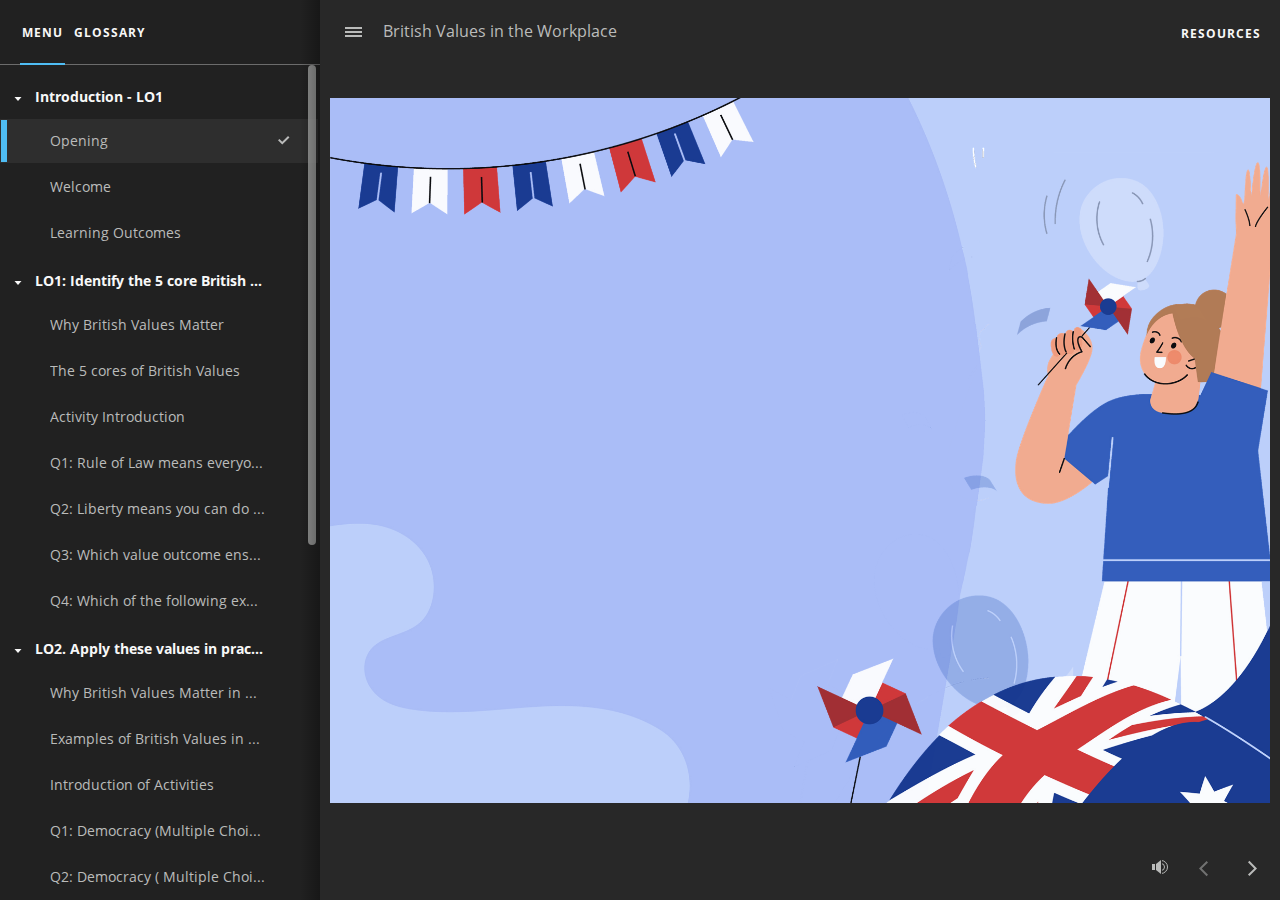
<file: story.html>
﻿<!doctype html>
<html lang="en-US">
<head>
  <meta charset="utf-8">
  <!-- Created using Storyline 360 x64 - http://www.articulate.com  -->
  <!-- version: 3.103.35301.0 -->
  <title>British Values in the Workplace </title>
  <meta http-equiv="x-ua-compatible" content="IE=edge"/>
  <meta name="viewport" content="width=device-width,initial-scale=1,user-scalable=no,shrink-to-fit=no,minimal-ui"/>
  <meta name="apple-mobile-web-app-capable" content="yes"/>
  <style>
    html, body { height: 100%; padding: 0; margin: 0 }
    #app { height: 100%; width: 100%; }
  </style>

  <script>
    window.DS = {};
    window.globals = {
      DATA_PATH_BASE: '',
      HAS_FRAME: true,
      HAS_SLIDE: true,

      lmsPresent: false,
      tinCanPresent: false,
      cmi5Present: false,
      aoSupport: false,
      scale: 'Scaled',
      captureRc: false,
      browserSize: 'optimal',
      bgColor: '#282828',
      features: 'DropInBase,MultipleQuizTracking,PlayerSizeOption',
      themeName: 'unified',
      preloaderColor: '#FFFFFF',
      suppressAnalytics: false,
      productChannel: 'stable',
      publishSource: 'storyline',
      aid: 'aid|d7a9a4a9-1a61-53ba-8946-52ab9a6505cd',
      cid: 'f984264a-e774-4435-8efe-597be7df8222',
      playerVersion: '3.103.35301.0',
      publishTimestamp: '2025-09-13T13:17:50.5899802Z',
      maxIosVideoElements: 10,
      connectionSettings: { message: 'You%20are%20offline.%20Trying%20to%20reconnect...', useDarkTheme: false, mode: 'disabled' },
      hasFeature: function(feature) {
        return this.features.split(',').includes(feature);
      },
      
      parseParams: function(qs) {
        if (window.globals.parsedParams != null) {
          return window.globals.parsedParams;
        }
        qs = (qs || window.location.search.substr(1)).split('+').join(' ');
        var params = {},
            tokens,
            re = /[?&]?([^=]+)=([^&]*)/g;

        while (tokens = re.exec(qs)) {
          params[decodeURIComponent(tokens[1]).trim()] =
            decodeURIComponent(tokens[2]).trim();
        }
        window.globals.parsedParams = params;
        return params;
      }

    };

    if (window.flagsUnderTest != null) {
      window.globals.features = window.flagsUnderTest.reduce((accum, feature) => {
        if (!accum.includes(feature)) {
          accum.push(feature);
        }
        return accum;
      }, window.globals.features.split(',')).join();
    }
  </script>
  <script>
    var isIe11 = ('ActiveXObject' in window || window.MSBlobBuilder != null)
      && window.msCrypto != null && !window.ActiveXObject;
    if (isIe11) {
      window.globals.unsupportedBrowser = true;
      document.write(atob('[base64]'));
    }
  </script>

  <script>
    if (window.globals.hasFeature('Localization')) {
      
      
    }
  </script>

  
  
  <script>window.THREE = { };</script>
  
</head>
<body style="background: #282828" class="cs-HTML theme-unified">
  <!-- 360 -->
  <script>!function(){var e,i=/iPhone/i,o=/iPod/i,n=/iPad/i,t=/\biOS-universal(?:.+)Mac\b/i,r=/\bAndroid(?:.+)Mobile\b/i,a=/Android/i,d=/(?:SD4930UR|\bSilk(?:.+)Mobile\b)/i,p=/Silk/i,l=/Windows Phone/i,u=/\bWindows(?:.+)ARM\b/i,b=/BlackBerry/i,s=/BB10/i,c=/Opera Mini/i,f=/\b(CriOS|Chrome)(?:.+)Mobile/i,h=/Mobile(?:.+)Firefox\b/i,v=function(e){return void 0!==e&&"MacIntel"===e.platform&&"number"==typeof e.maxTouchPoints&&e.maxTouchPoints>1&&"undefined"==typeof MSStream};e=function(e){var m={userAgent:"",platform:"",maxTouchPoints:0};e||"undefined"==typeof navigator?"string"==typeof e?m.userAgent=e:e&&e.userAgent&&(m={userAgent:e.userAgent,platform:e.platform,maxTouchPoints:e.maxTouchPoints||0}):m={userAgent:navigator.userAgent,platform:navigator.platform,maxTouchPoints:navigator.maxTouchPoints||0};var g=m.userAgent,y=g.split("[FBAN");void 0!==y[1]&&(g=y[0]),void 0!==(y=g.split("Twitter"))[1]&&(g=y[0]);var A=function(e){return function(i){return i.test(e)}}(g),w={apple:{phone:A(i)&&!A(l),ipod:A(o),tablet:!A(i)&&(A(n)||v(m))&&!A(l),universal:A(t),device:(A(i)||A(o)||A(n)||A(t)||v(m))&&!A(l)},amazon:{phone:A(d),tablet:!A(d)&&A(p),device:A(d)||A(p)},android:{phone:!A(l)&&A(d)||!A(l)&&A(r),tablet:!A(l)&&!A(d)&&!A(r)&&(A(p)||A(a)),device:!A(l)&&(A(d)||A(p)||A(r)||A(a))||A(/\bokhttp\b/i)},windows:{phone:A(l),tablet:A(u),device:A(l)||A(u)},other:{blackberry:A(b),blackberry10:A(s),opera:A(c),firefox:A(h),chrome:A(f),device:A(b)||A(s)||A(c)||A(h)||A(f)},any:!1,phone:!1,tablet:!1};return w.any=w.apple.device||w.android.device||w.windows.device||w.other.device,w.phone=w.apple.phone||w.android.phone||w.windows.phone,w.tablet=w.apple.tablet||w.android.tablet||w.windows.tablet,w}(),"object"==typeof exports&&"undefined"!=typeof module?module.exports=e:"function"==typeof define&&define.amd?define((function(){return e})):this.isMobile=e}();
    window.isMobile.apple.tablet = window.isMobile.apple.tablet ||
      (navigator.platform === 'MacIntel' && navigator.maxTouchPoints > 1);
    window.isMobile.apple.device = window.isMobile.apple.device || window.isMobile.apple.tablet;
    window.isMobile.tablet = window.isMobile.tablet || window.isMobile.apple.tablet;
    window.isMobile.any = window.isMobile.any || window.isMobile.apple.tablet;
  </script>

  <div id="focus-sink" tabindex="-1"></div>

  <div id="preso"></div>
  <script>
    (function() {

      var classTypes = [ 'desktop', 'mobile', 'phone', 'tablet' ];

      var addDeviceClasses = function(prefix, testObj) {
        var curr, i;
        for (i = 0; i < classTypes.length; i++) {
          curr = classTypes[i];
          if (testObj[curr]) {
            document.body.classList.add(prefix + curr);
          }
        }
      };

      var params = window.globals.parseParams(),
          isDevicePreview = params.devicepreview === '1',
          isPhoneOverride = params.deviceType === 'phone' || (isDevicePreview && params.phone == '1'),
          isTabletOverride = (params.deviceType === 'tablet' || isDevicePreview) && !isPhoneOverride,
          isMobileOverride = isPhoneOverride || isTabletOverride;

      var deviceView = {
        desktop: !window.isMobile.any && !isMobileOverride,
        mobile: window.isMobile.any || isMobileOverride,
        phone: isPhoneOverride || (window.isMobile.phone && !isTabletOverride),
        tablet: isTabletOverride || window.isMobile.tablet
      };

      window.globals.deviceView = deviceView;
      window.isMobile.desktop = !window.isMobile.any;
      window.isMobile.mobile = window.isMobile.any;

      addDeviceClasses('view-', deviceView);

    })();
  </script>
  
  <script src='story_content/triggers.js' type=text/javascript></script>
<script src='story_content/user.js' type=text/javascript></script>
  <div class="slide-loader"></div>

  <script>
    var doc = document, loader = doc.body.querySelector('.slide-loader'); [ 1, 2, 3 ].forEach(function(n) { var d = doc.createElement('div'); d.style.backgroundColor = window.globals.preloaderColor; d.classList.add('mobile-loader-dot'); d.classList.add('dot' + n); loader.appendChild(d); });
  </script>

  <div class="mobile-load-title-overlay" style="display: none">
    <div class="mobile-load-title">British Values in the Workplace </div>
  </div>

  <div class="mobile-chrome-warning"></div>

  
<style>
  .warn-connection-dialog {
    display: none;
    background: transparent;
    pointer-events: all;
    position: fixed;
    left: 0;
    top: 0;
    width: 100%;
    height: 100%;
    z-index: 999;
  }

  .warn-connection-content {
    pointer-events: all;
    border-radius: 4px;
    background: white;
    border: 1px solid #E7E7E7;
    color: #333333;
    box-shadow: 0 2px 4px rgba(0, 0, 0, 0.25);
    transition: all 150ms ease-out;
    position: absolute;
    white-space: nowrap;
  }

  .view-phone.is-landscape .warn-connection-content {
    left: 23px;
    bottom: 23px;
  }

  .view-tablet.is-landscape .warn-connection-content {
    left: 50%;
    top: 20px;
    transform: translateX(-50%);
  }

  .view-mobile.is-portrait .warn-connection-content {
    transform: translate(-50%, calc(-100% - 15px));
  }

  .warn-connection-content p {
    display: inline-block;
    margin: 0 8px 0 0;
    line-height: 33px;
    font-size: 11px;
  }

  .warn-connection-content svg {
    position: relative;
    vertical-align: middle;
    margin: 0 2px 2px 8px;
  }

  .view-desktop .warn-connection-content {
    left: 1.5em;
    bottom: 1.5em;
  }

  .view-desktop .warn-connection-content p {
    font-size: 1.1em;
  }

  .is-offline .warn-connection-dialog {
    display: block;
  }

  .is-offline .cs-panel * {
    pointer-events: none !important;
  }

  .is-offline .cs-panel {
    pointer-events: all !important;
  }

  .is-offline #nav-controls * {
    pointer-events: none !important;
  }

  .is-offline #nav-controls {
    pointer-events: all !important;
  }
</style>

<div class="warn-connection-dialog" role="alertdialog" aria-modal="true" tabindex="0" aria-labelledby="warn-connection-message">
  <div class="warn-connection-content">
    <svg width="17" height="15" viewBox="0 0 17 15" xmlns="http://www.w3.org/2000/svg">
      <path fill="#8F0000" stroke="white" d="M16.07,12.98 L15.88,12.23 L9.51,1.21 C8.97,0.26,7.6,0.26,7.06,1.21 L0.69,12.23 C0.15,13.16,0.81,14.36,1.91,14.36 H14.65 C15.47,14.36,16.05,13.7,16.07,12.98 Z"/>
      <path fill="white" stroke="white" d="M8.58,5.5 C8.35,5.28,8.5,5.35,8.21,5.32 C8.09,5.35,7.97,5.49,7.96,5.67 C7.97,5.79,7.98,5.92,7.98,6.04 L7.98,6.04 C7.99,6.17,8,6.31,8.01,6.43 L8.01,6.44 C8.03,6.92,8.06,7.41,8.09,7.9 L8.09,7.9 C8.12,8.39,8.14,8.88,8.17,9.37 C8.17,9.39,8.18,9.42,8.2,9.44 C8.23,9.46,8.25,9.47,8.28,9.47 C8.31,9.47,8.34,9.46,8.35,9.44 C8.37,9.43,8.38,9.4,8.39,9.35 L8.39,9.34 C8.39,9.24,8.4,9.15,8.4,9.05 L8.4,9.05 C8.41,8.96,8.41,8.86,8.42,8.75 C8.43,8.44,8.45,8.12,8.47,7.81 L8.47,7.81 C8.49,7.49,8.51,7.18,8.53,6.87 C8.55,6.46,8.56,6.05,8.59,5.64 L8.6,5.62 C8.6,5.57,8.59,5.53,8.58,5.5 L8.21,5.32 Z"/>
      <circle fill="white" stroke="white" cx="8.3" cy="11.35" r="0.3"/>
    </svg>
    <p id="warn-connection-message">You are offline. Trying to reconnect...</p>
  </div>
</div>

<script>
  (function() {
    window.DS.connection = {
      warningShown: false,
      assets: {},
      loadingAssetGroup: false,
      retryDelay: 500
    };

    var connectionSettings = window.globals.connectionSettings || {};

    var useConnectionMessages = window.AbortController != null &&
      window.location.protocol != 'file:' &&
      connectionSettings.mode === 'normal';

    window.DS.connection.useConnectionMessages = useConnectionMessages;

    var assetCount = 0;
    var checkLoadedId;


    if (useConnectionMessages && connectionSettings != null) {
      var contentEl = document.querySelector('.warn-connection-content');
      var messageEl = contentEl.querySelector('p');

      if (connectionSettings.useDarkTheme) {
        contentEl.style.borderColor = '#BABBBA';
        contentEl.style.backgroundColor = '#282828';
        contentEl.style.color = '#FFFFFF';
      }

      if (connectionSettings.message != null) {
        messageEl.textContent = window.decodeURIComponent(connectionSettings.message);
      }
    }

    function checkAssetsReady() {
      for (var i in DS.connection.assets) {
        if (!DS.connection.assets[i].success) {
          return false;
        }
      }
      return true;
    }

    function stopAssetGroup() {
      if (!useConnectionMessages) { return; }

      assetCount = 0;

      DS.connection.oldAssetGroup = DS.connection.assets;
      DS.connection.assets = {};
      DS.connection.loadingAssetGroup = false;
      clearInterval(checkLoadedId);
    }

    function startAssetGroup() {
      if (!useConnectionMessages) { return; }
      var ticks = 0;
      clearInterval(checkLoadedId);
      checkLoadedId = setInterval(function() {
        var loaded = 0;
        if (assetCount === 0 && loaded === 0) {
          clearInterval(checkLoadedId);
          return;
        }

        for (var i in DS.connection.assets) {
          if (DS.connection.assets[i].success) {
            loaded++;
          }
        }

        if (assetCount === loaded && checkAssetsReady()) {
          for (var i in DS.connection.assets) {
            if (DS.connection.assets[i].action) {
              DS.connection.assets[i].action();
            }
          }
          hideWarning();
          stopAssetGroup();
        }
      }, 100)
    }

    function requiredAsset(url, action, retry, type) {
      if (!useConnectionMessages) { return; }
      if (DS.connection.assets[url]) { return; }

      DS.connection.assets[url] = {
        success: false, action: action, retry: retry, type: type
      };
      assetCount = Object.keys(DS.connection.assets).length;
      if (!DS.connection.loadingAssetGroup) {
        startAssetGroup();
      }
      DS.connection.loadingAssetGroup = true;
    }

    function assetLoaded(url) {
      if (!useConnectionMessages) { return; }
      if (DS.connection.assets[url]) {
        DS.connection.assets[url].success = true;
      }
    }

    function assetFailed(url) {
      if (!useConnectionMessages) { return; }
      if (!DS.connection.assets[url]) {
        if (/\.js$/.test(url) && url.indexOf('transcripts') === -1) {
          setTimeout(function() {
            if (DS.connection.lastSlideLoaded != null) {
              DS.connection.lastSlideLoaded();
            }
          }, DS.connection.retryDelay);
        }
        return;
      }
      if (!DS.connection.warningShown) { showWarning(); }
      if (DS.connection.assets[url].retry) {
        setTimeout(function() {
          if (!DS.connection.assets[url].success) {
            DS.connection.assets[url].retry()
          }
        }, DS.connection.retryDelay);
      }
    }

    function hideWarning() {
      document.body.classList.remove('is-offline');
      DS.connection.warningShown = false;
      enableKeys();
    }
    DS.connection.hideWarning = hideWarning

    function showWarning(btn) {
      document.body.classList.add('is-offline')
      DS.connection.warningShown = true;
      updateWarningPosition();
      disableKeys();
    }

    function updateWarningPosition() {
      if (!DS.connection.warningShown) {
        return;
      }

      var isPortrait = document.body.classList.contains('is-portrait');
      var isMobile = document.body.classList.contains('view-mobile');
      var warningEl = document.querySelector('.warn-connection-content');

      if (isPortrait && isMobile) {
        var slide = document.querySelector('.primary-slide');
        var slideRect = slide != null
          ? slide.getBoundingClientRect()
          : { top: window.innerHeight, left: 0, width: window.innerWidth };

        warningEl.style.top = `${slideRect.top}px`
        warningEl.style.left = `${slideRect.left + slideRect.width / 2}px`
      } else {
        warningEl.style.top = null;
        warningEl.style.left = null;
      }

      window.requestAnimationFrame(updateWarningPosition);
    }

    function onDisableKeyDown(e) {
      e.preventDefault();
      e.stopImmediatePropagation();
    }

    function onDisableKeyUp(e) {
      e.preventDefault();
      e.stopImmediatePropagation();
    }

    var accStyle = document.createElement('style');
    var warnDialogEl = document.querySelector('.warn-connection-dialog');

    function disableKeys() {
      if (DS.views && DS.views.nsStack && DS.views.nsStack.length === 1) {
        DS.views.nsStack[0].tabReachable = false
        DS.views.nsStack[0].updateTabIndex(true);
      }

      accStyle.innerHTML = '.acc-shadow-dom { display: none; }';
      document.body.appendChild(accStyle);

      warnDialogEl.parentNode.append(warnDialogEl);
      warnDialogEl.focus();
    }

    function enableKeys() {
      accStyle.remove();
      if (DS.views && DS.views.nsStack && DS.views.nsStack.length === 1 && DS.views.nsStack[0].name === '_frame') {
        DS.views.nsStack[0].tabReachable = true;
        DS.views.nsStack[0].updateTabIndex();
      }
    }

    // these will all be noops if the feature flag isn't set in
    // the data and `window.globals.features`
    DS.connection.requiredAsset = requiredAsset;
    DS.connection.assetLoaded = assetLoaded;
    DS.connection.assetFailed = assetFailed;
    DS.connection.stopAssetGroup = stopAssetGroup;
    DS.connection.startAssetGroup = startAssetGroup;
  })();
</script>


  <script>
    
    if (window.autoSpider && window.vInterfaceObject) {
      document.querySelector('.mobile-load-title-overlay').style.display = 'none';
    }
  </script>

  

  <link rel="stylesheet" href="html5/data/css/output.min.css" data-noprefix/>
</body>
<script src="html5/lib/scripts/bootstrapper.min.js"></script>
</html>
</file>
<file: html5/data/css/output.min.css>
@font-face {
  font-family: 'Open SansBold CharsBold068B67EE';
  src: url('[data-uri]');
  font-style: normal;
  font-weight: normal;
}
@font-face {
  font-family: 'Open Sans Charset1_ 6e2A8AEEB63';
  src: url('[data-uri]');
  font-style: normal;
  font-weight: normal;
}
@font-face {
  font-family: 'Arial Charset1_ 5hGm9KY72AED236';
  src: url('[data-uri]');
  font-style: normal;
  font-weight: normal;
}
@font-face {
  font-family: 'MS PGothic Charset1_ 5tE8554DF8';
  src: url('[data-uri]');
  font-style: normal;
  font-weight: normal;
}
@font-face {
  font-family: 'Open Sans Charset0_v9TY33EDE6F2';
  src: url('[data-uri]');
  font-style: normal;
  font-weight: normal;
}
@font-face {
  font-family: 'Open SansBold CharsBoldE47A47C6';
  src: url('[data-uri]');
  font-style: normal;
  font-weight: normal;
}
@font-face {
  font-family: 'Arial Charset0_v8wz5YMo9EE9FF07';
  src: url('[data-uri]');
  font-style: normal;
  font-weight: normal;
}
.cs-HTML {
  background: rgba(40, 40, 40, 1);
}
.cs-pxabnsnfns00001110101 .cs-infopanel  {
  box-shadow: 0 1px 0 rgba(0, 0, 0, 0);
  background: rgba(255, 255, 255, 1);
}
.cs-pxabnsnfns00001110101 .cs-infopanel .cs-link {
  color: rgba(186, 187, 186, 1);
}
.cs-pxabnsnfns00001110101 .cs-infopanel .cs-link:hover {
  color: rgba(255, 255, 255, 1);
}
.cs-pxabnsnfns00001110101 .cs-infopanel .cs-name {
  color: rgba(68, 68, 68, 1);
}
.cs-pxabnsnfns00001110101 .cs-infopanel .cs-title {
  color: rgba(153, 153, 153, 1);
}
.cs-pxabnsnfns00001110101 .cs-infopanelpopup  {
  box-shadow: 0 1px 0 rgba(0, 0, 0, 0);
  background: rgba(0, 0, 0, 0);
}
.cs-pxabnsnfns00001110101 .cs-infopanelpopup .cs-link {
  color: rgba(255, 0, 0, 1);
}
.cs-pxabnsnfns00001110101 .cs-infopanelpopup .cs-link:hover {
  color: rgba(255, 255, 255, 1);
}
.cs-pxabnsnfns00001110101 .cs-infopanelpopup .cs-name {
  color: rgba(255, 255, 255, 1);
}
.cs-pxabnsnfns00001110101 .cs-infopanelpopup .cs-bio {
  color: rgba(186, 187, 186, 1);
}
.cs-pxabnsnfns00001110101 .cs-timer  {
  color: rgba(186, 187, 186, 1);
}
.cs-pxabnsnfns00001110101 .cs-duration stop:first-child {
  stop-color: rgba(60, 60, 60, 1);
}
.cs-pxabnsnfns00001110101 .cs-duration stop:last-child {
  stop-color: rgba(60, 60, 60, 1);
}
.cs-pxabnsnfns00001110101 .cs-elapsed stop:first-child {
  stop-color: rgba(254, 227, 71, 1);
}
.cs-pxabnsnfns00001110101 .cs-elapsed stop:last-child {
  stop-color: rgba(254, 227, 71, 1);
}
.cs-pxabnsnfns00001110101 .cs-timer .cs-pie .cs-innerstroke {
  stroke: rgba(199, 199, 199, 1);
}
.cs-pxabnsnfns00001110101 .cs-timer .cs-pie .cs-innerborder {
  stroke: rgba(255, 255, 255, 1);
}
.cs-pxabnsnfns00001110101 .cs-window  {
  box-shadow: 0 8px 5px rgba(0, 0, 0, 0.2);
  border-color: rgba(49, 99, 0, 0);
  background: rgba(33, 33, 33, 1);
  color: rgba(248, 248, 248, 1);
}
.cs-pxabnsnfns00001110101 .cs-window .cs-diva {
  border-color: rgba(78, 78, 78, 1);
}
.cs-pxabnsnfns00001110101 .cs-window .cs-divb {
  border-color: rgba(78, 78, 78, 0);
}
.cs-pxabnsnfns00001110101 .cs-editor .cs-editor-slide {
  color: rgba(226, 226, 226, 1);
}
.cs-pxabnsnfns00001110101 .cs-editor .cs-editor-html {
  color: rgba(186, 187, 186, 1);
}
.cs-pxabnsnfns00001110101 .cs-editor .cs-editor-button {
  text-shadow: 0 1px 0 rgba(0, 0, 0, 0);
  color: rgba(255, 255, 255, 1);
  border-color: rgba(211, 211, 211, 1);
  background: rgba(34, 34, 34, 1);
}
.cs-pxabnsnfns00001110101 .cs-editor .cs-editor-button:hover {
  background: rgba(68, 68, 68, 1);
}
.cs-pxabnsnfns00001110101 .cs-editor .cs-editor-button:active {
  background: rgba(68, 68, 68, 1);
}
.cs-pxabnsnfns00001110101 .cs-listitem  {
  color: rgba(186, 187, 186, 1);
  border-color: none;
  border: 1px solid transparent;
}
.cs-pxabnsnfns00001110101 .cs-listitem:hover {
  background: rgba(255, 255, 255, 0.06);
  border-color: rgba(108, 108, 108, 1) !important;
  border-width: 1px;
  border-radius: 2px;
  border-style: solid;
  box-sizing: border-box;
}
.cs-pxabnsnfns00001110101 .cs-listitem.hover {
  background: rgba(255, 255, 255, 0.06);
  border-color: rgba(108, 108, 108, 1) !important;
  border-width: 1px;
  border-radius: 2px;
  border-style: solid;
  box-sizing: border-box;
}
.cs-pxabnsnfns00001110101 .cs-glossary  {
  color: rgba(186, 187, 186, 1);
}
.cs-pxabnsnfns00001110101 .cs-glossary .cs-scrolling-panel {
  background: rgba(0, 0, 0, 0);
}
.cs-pxabnsnfns00001110101 .cs-glossary .cs-term.cs-selected .cs-choice-list-trigger {
  color: rgba(255, 255, 255, 1);
  background: rgba(255, 255, 255, 1);
}
.cs-pxabnsnfns00001110101 .cs-glossary .cs-term.cs-selected .cs-choice-list-trigger:focus {
  color: rgba(255, 255, 255, 1);
  background: rgba(255, 255, 255, 1);
}
.cs-pxabnsnfns00001110101 .cs-glossary .cs-term:hover .cs-choice-list-trigger {
  background: rgba(186, 187, 186, 1);
}
.cs-pxabnsnfns00001110101 .cs-glossary .cs-term.hover .cs-choice-list-trigger {
  background: rgba(186, 187, 186, 1);
}
.cs-pxabnsnfns00001110101 .cs-glossary .cs-term .cs-choice-list-trigger:focus {
  background: rgba(186, 187, 186, 1);
}
.cs-pxabnsnfns00001110101 .cs-glossary .cs-diva {
  border-color: rgba(0, 0, 0, 0);
}
.cs-pxabnsnfns00001110101 .cs-glossary .cs-divb {
  border-color: rgba(0, 0, 0, 0);
}
.cs-pxabnsnfns00001110101 .cs-glossary .cs-divc {
  border-color: rgba(0, 0, 0, 0);
}
.cs-pxabnsnfns00001110101 .cs-glossary .cs-heading {
  color: rgba(248, 248, 248, 1);
  font-weight: 700;
}
.note-content p span {
  color: rgba(186, 187, 186, 1);
  line-height: 1.4em;
  font-size: 103.769%;
}
.cs-pxabnsnfns00001110101 .cs-resource .cs-separator {
  border-color: rgba(0, 0, 0, 0);
}
.cs-pxabnsnfns00001110101 .cs-outline  {
  color: rgba(45, 45, 45, 1);
}
.cs-pxabnsnfns00001110101 .cs-outline .cs-diva {
  border-color: rgba(0, 0, 0, 0);
}
.cs-pxabnsnfns00001110101 .cs-outline .cs-divb {
  border-color: rgba(0, 0, 0, 0);
}
.cs-pxabnsnfns00001110101 .cs-outline .cs-divc {
  border-color: rgba(0, 0, 0, 0);
}
.cs-pxabnsnfns00001110101 .cs-outline .cs-search-filter:hover {
  color: rgba(0, 0, 0, 0);
}
.cs-pxabnsnfns00001110101 .cs-outline .cs-search-filter.hover {
  color: rgba(0, 0, 0, 0);
}
.cs-pxabnsnfns00001110101 .cs-transcript  {
  color: rgba(255, 255, 255, 1);
}
.cs-pxabnsnfns00001110101 .cs-transcript .cs-div {
  border-color: rgba(0, 0, 0, 0);
}
.cs-pxabnsnfns00001110101 .cs-tabs:not(.topmenu-item) {
  color: rgba(248, 248, 248, 1);
}
.cs-pxabnsnfns00001110101 .cs-tabs .cs-inner-button:not(.topmenu-item) {
  text-shadow: 0 1px 0 rgba(0, 0, 0, 0);
}
.cs-pxabnsnfns00001110101 .cs-tabs:hover:not(.topmenu-item) {
  color: rgba(248, 248, 248, 1);
}
.cs-pxabnsnfns00001110101 .cs-tabs.cs-selected {
  background: rgba(0, 0, 0, 0);
  color: rgba(248, 248, 248, 1);
}
.cs-pxabnsnfns00001110101 .cs-seekcontrol  {
  background: rgba(0, 0, 0, 0);
  border-color: rgba(0, 0, 0, 0);
}
.cs-pxabnsnfns00001110101 .cs-seekcontrol .cs-button:hover .cs-icon {
  fill: rgba(255, 255, 255, 1);
}
.cs-pxabnsnfns00001110101 .cs-seekcontrol .cs-button.hover .cs-icon {
  fill: rgba(255, 255, 255, 1);
}
.cs-pxabnsnfns00001110101 .cs-seekcontrol .cs-button .cs-icon-shadow {
  fill: rgba(0, 0, 0, 0);
}
.cs-pxabnsnfns00001110101 .cs-seekcontrol .cs-button .cs-icon {
  fill: rgba(180, 180, 180, 1);
}
.cs-pxabnsnfns00001110101 .cs-seekcontrol .cs-seek .cs-fill {
  background: rgba(255, 255, 255, 0.6);
}
.cs-pxabnsnfns00001110101 .cs-seekcontrol .cs-seek {
  background: rgba(108, 108, 108, 1);
  border-color: rgba(0, 0, 0, 0);
}
.cs-pxabnsnfns00001110101 .cs-searchinput .cs-input {
  color: rgba(186, 187, 186, 1);
  border-color: rgba(0, 0, 0, 0);
  background: rgba(255, 255, 255, 0.06);
}
.cs-pxabnsnfns00001110101 .cs-searchinput .cs-input:focus {
  color: rgba(248, 248, 248, 1);
  background: rgba(41, 41, 41, 1);
}
.cs-pxabnsnfns00001110101 .cs-searchinput .cs-input:hover {
  box-shadow: inset 0 0 1px 0 rgba(69, 126, 19, 0);
}
.cs-pxabnsnfns00001110101 .cs-searchinput .cs-input.hover {
  box-shadow: inset 0 0 1px 0 rgba(69, 126, 19, 0);
}
.cs-pxabnsnfns00001110101 .cs-searchinput .cs-button .cs-icon {
  fill: rgba(186, 187, 186, 1);
}
.cs-pxabnsnfns00001110101 .cs-searchinput .cs-button:hover {
  fill: rgba(63, 133, 0, 1);
}
.cs-pxabnsnfns00001110101 .cs-searchinput .cs-button.hover {
  fill: rgba(63, 133, 0, 1);
}
.cs-pxabnsnfns00001110101 .cs-menu  {
  box-shadow: 0 1px 0 rgba(0, 0, 0, 0);
  background: rgba(33, 33, 33, 1);
}
.cs-pxabnsnfns00001110101 .cs-topmenu-item.active .cs-tab {
  background: rgba(33, 33, 33, 1);
}
.cs-pxabnsnfns00001110101 .cs-logo  {
  box-shadow: 0 1px 0 rgba(37, 75, 0, 1);
  background: rgba(255, 255, 255, 0);
}
.cs-pxabnsnfns00001110101 .cs-checkbox  {
  color: rgba(255, 255, 255, 1);
}
.cs-pxabnsnfns00001110101 .cs-checkbox:hover {
  border-color: rgba(175, 221, 130, 1);
}
.cs-pxabnsnfns00001110101 .cs-checkbox.hover {
  border-color: rgba(175, 221, 130, 1);
}
.cs-pxabnsnfns00001110101 .cs-checkbox .cs-box {
  color: rgba(255, 255, 255, 1);
  border-color: rgba(42, 83, 0, 1);
}
.cs-pxabnsnfns00001110101 .cs-checkbox .cs-box:checked::after {
  color: rgba(43, 196, 0, 1);
}
.cs-pxabnsnfns00001110101 .cs-button  {
  text-shadow: 0 1px 0 rgba(0, 0, 0, 0);
  color: rgba(186, 187, 186, 1);
  border-color: rgba(0, 0, 0, 0);
  background: rgba(0, 0, 0, 0);
  box-shadow: 0 1px 0 rgba(0, 0, 0, 0);
}
.cs-pxabnsnfns00001110101 .cs-button .cs-icon {
  fill: rgba(186, 187, 186, 1);
}
.cs-pxabnsnfns00001110101 .cs-button .cs-icon-shadow {
  fill: rgba(0, 0, 0, 0);
}
.cs-pxabnsnfns00001110101 .cs-button:hover {
  background: rgba(248, 248, 248, 1);
}
.cs-pxabnsnfns00001110101 .cs-button.hover {
  background: rgba(248, 248, 248, 1);
}
.cs-pxabnsnfns00001110101 .cs-button:active {
  background: rgba(0, 0, 0, 0);
}
.cs-pxabnsnfns00001110101 .cs-button.cs-disabled:hover {
  background: rgba(0, 0, 0, 0);
}
.cs-pxabnsnfns00001110101 .cs-button.cs-disabled.hover {
  background: rgba(0, 0, 0, 0);
}
.cs-pxabnsnfns00001110101 .cs-button.cs-disabled:active {
  background: rgba(0, 0, 0, 0);
}
.cs-pxabnsnfns00001110101 .cs-button.cs-volume:hover {
  background: rgba(0, 0, 0, 0);
}
.cs-pxabnsnfns00001110101 .cs-button.cs-volume.hover {
  background: rgba(0, 0, 0, 0);
}
.cs-pxabnsnfns00001110101 .cs-button.cs-volume:active {
  background: rgba(0, 0, 0, 0);
}
.cs-pxabnsnfns00001110101.cs-base  {
  color: rgba(186, 187, 186, 1);
  border-color: rgba(40, 40, 40, 1);
  background: rgba(40, 40, 40, 1);
}
.cs-pxabnsnfns00001110101.cs-base .cs-separator .cs-diva {
  background: rgba(69, 69, 69, 1);
}
.cs-pxabnsnfns00001110101.cs-base .cs-separator .cs-divb {
  background: rgba(0, 0, 0, 0);
}
.cs-pxabnsnfns00001110101.cs-base .cs-topmenu-item.active .cs-tab {
  border-color: rgba(69, 69, 69, 1);
}
.cs-pxabnsnfns00001110101.cs-base .cs-topmenu-item.active .cs-panel {
  border-color: rgba(69, 69, 69, 1);
}
.cs-pxabnsnfns00001110101.cs-base .cs-left {
  background: rgba(33, 33, 33, 1);
}
.cs-pxabnsnfns00001110101.cs-base .cs-area-primary .cs-slide-container {
  background: rgba(40, 40, 40, 1);
}
.cs-pxabnsnfns00001110101.cs-base.cs-custom-theme .cs-brandhighlight-bg {
  background: rgba(79, 189, 244, 1) !important;
}
.cs-pxabnsnfns00001110101.cs-base.cs-custom-theme .cs-brandhighlight-secondary-bg {
  background: rgba(255, 255, 255, 1) !important;
}
.cs-pxabnsnfns00001110101.cs-base.cs-custom-theme .cs-brandhighlight-border {
  border-color: rgba(79, 189, 244, 1) !important;
}
.cs-pxabnsnfns00001110101.cs-base.cs-custom-theme .cs-brandhighlight-text {
  color: rgba(79, 189, 244, 1) !important;
}
.cs-pxabnsnfns00001110101.cs-base.cs-custom-theme .cs-brandhighlight-fill {
  fill: rgba(79, 189, 244, 1) !important;
}
.cs-pxabnsnfns00001110101.cs-base.cs-custom-theme .cs-listitem.cs-selected {
  background-color: rgba(255, 255, 255, 0.06) !important;
}
.cs-pxabnsnfns00001110101 .cs-volume::-moz-range-thumb {
  border-color: rgba(43, 85, 0, 1);
  box-shadow: inset 0 0 1px 0 rgba(43, 85, 0, 1);
  background: rgba(255, 255, 255, 1);
}
.cs-pxabnsnfns00001110101 .cs-volume::-ms-thumb {
  border-color: rgba(43, 85, 0, 1);
  box-shadow: inset 0 0 1px 0 rgba(43, 85, 0, 1);
  background: rgba(255, 255, 255, 1);
}
.cs-pxabnsnfns00001110101 .cs-volume::-webkit-slider-thumb {
  border-color: rgba(43, 85, 0, 1);
  box-shadow: inset 0 0 1px 0 rgba(43, 85, 0, 1);
  background: rgba(255, 255, 255, 1);
}
.cs-pxabnsnfns00001110101 .cs-volume::-moz-range-track {
  border-color: rgba(66, 140, 1, 1);
  background: rgba(108, 108, 108, 1);
}
.cs-pxabnsnfns00001110101 .cs-volume::-ms-track {
  border-color: rgba(66, 140, 1, 1);
  background: rgba(108, 108, 108, 1);
}
.cs-pxabnsnfns00001110101 .cs-volume::-webkit-slider-runnable-track {
  border-color: rgba(66, 140, 1, 1);
  background: rgba(108, 108, 108, 1);
}
body.show-focus .tab-focus-box {
  box-shadow: 0 0 0 1px rgba(255, 255, 0, 1), 0 0 0 3px rgba(0, 32, 96, 1), 0 0 5px 5px rgba(255, 255, 0, 1);
  border-color: transparent;
  outline: 2px transparent solid;
}
.skipnav {
  box-shadow: 0 0 0 1px rgba(255, 255, 0, 1), 0 0 0 3px rgba(0, 32, 96, 1), 0 0 5px 5px rgba(255, 255, 0, 1);
  border-color: transparent;
  outline: 2px transparent solid;
}
.cs-pxabnsnfns00001110101 .cs-listitem:hover {
  color: none;
}
.cs-pxabnsnfns00001110101 .cs-listitem.hover {
  color: none;
}
.cs-pxabnsnfns00001110101 .cs-listitem.cs-viewed {
  color: #BABBBA;
}
.cs-pxabnsnfns00001110101 .cs-listitem {
  color: #BABBBA;
}
.cs-pxabnsnfns00001110101 .cs-listitem:hover .cs-icon-carrot * {
  fill: none;
}
.cs-pxabnsnfns00001110101 .cs-listitem.hover .cs-icon-carrot * {
  fill: none;
}
.cs-pxabnsnfns00001110101 .cs-listitem .cs-icon-carrot {
  color: none;
  top: calc(3px);
}
.cs-pxabnsnfns00001110101 .cs-listitem .cs-icon-carrot .cs-shadow {
  color: #F8F8F8;
}
.cs-pxabnsnfns00001110101 .item-collapsible .is-scene {
  color: #F8F8F8 !important;
  font-weight: 700;
}
.cs-pxabnsnfns00001110101 .is-scene .cs-icon-carrot * {
  color: #F8F8F8 !important;
  font-weight: 700;
}
.cs-pxabnsnfns00001110101 .is-scene:not(.outline-links-collapse) > a {
  color: #F8F8F8;
}
.cs-pxabnsnfns00001110101 .is-scene:not(.outline-links-collapse) .cs-icon-carrot * {
  fill: none !important;
  color: #F8F8F8 !important;
}
.cs-pxabnsnfns00001110101 .tabs, .cs-pxabnsnfns00001110101 .cs-logo {
  border-bottom: 1px solid rgba(108, 108, 108, 1);
}
.cs-pxabnsnfns00001110101 .area-secondary-wrapper:after {
  background-image: url('[data-uri]');
  background-size: 100%;
}
.cs-pxabnsnfns00001110101 .panel-footer {
  background: #212121;
}
.cs-pxabnsnfns00001110101 #outline-search {
  background: rgba(255, 255, 255, 0.06);
  border-color: rgba(108, 108, 108, 1);
  border-width: 1px;
  border-style: solid;
}
.cs-pxabnsnfns00001110101 .topmenu-panel #outline-search {
  background: #545454;
}
.cs-pxabnsnfns00001110101 .search-icon circle, .cs-pxabnsnfns00001110101 .search-icon path {
  stroke: #BABBBA;
}
.cs-pxabnsnfns00001110101 #outline-search input[type   =search] {
  color: #F8F8F8;
}
.cs-pxabnsnfns00001110101 #outline-search ::-webkit-input-placeholder {
  color: #BABBBA !important;
}
.cs-pxabnsnfns00001110101 #outline-search :-ms-input-placeholder {
  color: #BABBBA !important;
}
.cs-pxabnsnfns00001110101 #outline-search ::-moz-placeholder {
  color: #BABBBA !important;
  opacity: 1;
}
.cs-pxabnsnfns00001110101 .cs-topmenu-item.active, body:not(.is-touchable-tablet) .cs-pxabnsnfns00001110101 .cs-topmenu-item:hover {
  color: #F8F8F8;
}
.cs-pxabnsnfns00001110101 .cs-topmenu-item.button-tapped {
  color: #F8F8F8;
}
.cs-pxabnsnfns00001110101 .cs-topmenu-item.active .cs-tab, .cs-pxabnsnfns00001110101 .cs-topmenu-item .cs-tab {
  background: transparent !important;
  border: none !important;
}
.cs-pxabnsnfns00001110101 .top-tabs-drop-icon div {
  background: #BABBBA;
}
.cs-pxabnsnfns00001110101 .cs-panel.topmenu-panel .panel-content, .cs-pxabnsnfns00001110101 .top-tabs-drop {
  background: #212121;
}
.cs-pxabnsnfns00001110101 .cs-topmenu-item.active .cs-panel {
  background: #212121;
}
.cs-pxabnsnfns00001110101 .cs-menu.topmenu-panel, .cs-pxabnsnfns00001110101 .top-tabs-drop {
  border: 1px solid rgba(69, 69, 69, 1) !important;
  border-radius: 3px;
}
.cs-pxabnsnfns00001110101 .resources .resources-list a:hover {
  background: rgba(255, 255, 255, 0.06);
}
body:not(.is-touchable-tablet) .cs-pxabnsnfns00001110101 .resources .resources-list a:hover {
  background: rgba(255, 255, 255, 0.06);
}
.cs-pxabnsnfns00001110101 .resources .resources-list a.hover {
  background: rgba(255, 255, 255, 0.06);
}
body:not(.is-touchable-tablet) .cs-pxabnsnfns00001110101 .resources .resources-list a.hover {
  background: rgba(255, 255, 255, 0.06);
}
.cs-pxabnsnfns00001110101 .resources .resources-list a.button-tapped {
  background: rgba(255, 255, 255, 0.06);
}
.cs-pxabnsnfns00001110101 .cs-icon path, .cs-pxabnsnfns00001110101 .cs-icon rect, .cs-pxabnsnfns00001110101 .cs-icon polygon, .cs-pxabnsnfns00001110101 .menu-icon-wrapper.menu-icon-wrapper-hover path {
  fill: #BABBBA;
}
.cs-pxabnsnfns00001110101 .cs-icon .icon-stroke-only {
  fill: none !important;
  stroke: #BABBBA !important;
}
body:not(.is-touchable-tablet) .cs-pxabnsnfns00001110101 .cs-button:hover .cs-icon path, body:not(.is-touchable-tablet) .cs-pxabnsnfns00001110101 .cs-button:hover .cs-icon rect, body:not(.is-touchable-tablet) .cs-pxabnsnfns00001110101 .cs-button:hover .cs-icon polygon {
  fill: #F8F8F8;
}
body:not(.is-touchable-tablet) .cs-pxabnsnfns00001110101 .cs-tabs:hover .search-icon circle, body:not(.is-touchable-tablet) .cs-pxabnsnfns00001110101 .cs-tabs:hover .search-icon path {
  stroke: #F8F8F8;
}
.cs-pxabnsnfns00001110101 .cs-button.button-tapped .cs-icon path, .cs-pxabnsnfns00001110101 .cs-button.button-tapped .cs-icon rect, .cs-pxabnsnfns00001110101 .cs-button.button-tapped .cs-icon polygon {
  fill: #F8F8F8;
}
body:not(.is-touchable-tablet) .cs-pxabnsnfns00001110101 .cs-button:hover .cs-icon .icon-stroke-only {
  fill: none !important;
  stroke: #F8F8F8 !important;
}
.cs-pxabnsnfns00001110101 .cs-button:button-tapped .cs-icon .icon-stroke-only {
  fill: none !important;
  stroke: #F8F8F8 !important;
}
.cs-pxabnsnfns00001110101 .menu-icon-wrapper.menu-icon-wrapper-hover svg path {
  fill: #F8F8F8;
}
.floating-sidebar:not(.sidebar-closed) .cs-pxabnsnfns00001110101 #hamburger .menu-icon-wrapper svg path {
  fill: #BABBBA;
}
.floating-sidebar:not(.sidebar-closed) .cs-pxabnsnfns00001110101 #hamburger .menu-icon-wrapper.menu-icon-wrapper-hover svg path {
  fill: #F8F8F8;
}
.cs-pxabnsnfns00001110101 .volume .btn:before {
  background-image: url('[data-uri]');
}
.cs-pxabnsnfns00001110101 .volume-track {
  background: #6C6C6C;
}
.cs-pxabnsnfns00001110101 .volume-icon circle {
  stroke: #BABBBA;
}
.cs-pxabnsnfns00001110101 .cs-settings > .settings-panel {
  background: #212121;
  border: 1px solid rgba(69, 69, 69, 1) !important;
  border-radius: 3px;
}
.cs-pxabnsnfns00001110101 .cs-settings > .panel-down-arrow {
  fill: #212121;
}
.cs-pxabnsnfns00001110101 .switch-toggle .border {
  stroke: #7C7C7C;
}
.cs-pxabnsnfns00001110101 .switch-toggle .thumb-off .thumb {
  fill: #A2A2A2;
}
.cs-pxabnsnfns00001110101 .switch-toggle .thumb-on .track {
  fill: rgba(79, 189, 244, 1);
}
.cs-pxabnsnfns00001110101 .switch-toggle .thumb-off .track {
  fill: rgba(255, 255, 255, 0.1);
}
.cs-pxabnsnfns00001110101 .switch-label {
  color: #BABBBA;
}
.cs-pxabnsnfns00001110101 .cs-panel .scrollarea-btn:after {
  background: rgba(179, 180, 179, 0.75);
}
.scrollarea-scrollbar:hover .scrollarea-btn:after, .scrollarea-scrollbar.highlight-scrollbar .scrollarea-btn:after {
  background: rgba(179, 180, 179, 0.75);
}
.floating-sidebar .sidebar-overlay {
  background: rgba(0, 0, 0, 0.85);
}
.cs-pxabnsnfns00001110101 .overlay-message {
  background: rgba(0, 0, 0, 0.85);
}
.cs-pxabnsnfns00001110101 .top-ui-bg, .cs-pxabnsnfns00001110101 .bottom-ui-bg, .cs-pxabnsnfns00001110101 .right-ui-bg, .cs-pxabnsnfns00001110101 .left-ui-bg {
  background: rgba(40, 40, 40, 0.8);
}
.cs-pxabnsnfns00001110101 .circle-progress-bg {
  fill: #282828;
}
.cs-pxabnsnfns00001110101 .circle-progress-well {
  fill: #6C6C6C;
}
.cs-pxabnsnfns00001110101 .circle-progress-pie {
  stroke: #6C6C6C;
}
.cs-pxabnsnfns00001110101 .lightbox .option-pane {
  background: rgba(40, 40, 40, 0.8);
}
.cs-pxabnsnfns00001110101 .lightbox .option-pane:before {
  background: #282828;
}
.cs-pxabnsnfns00001110101 .message-window {
  background: #212121;
  border: 1px solid rgba(255, 255, 255, 1) !important;
  border-radius: 3px;
}
.cs-pxabnsnfns00001110101 .message-window-header p, .cs-pxabnsnfns00001110101 .message-window-text {
  color: #F8F8F8;
}
.cs-pxabnsnfns00001110101 .message-window-header p {
  border-bottom: 1px solid rgba(255, 255, 255, 1);
}
.cs-pxabnsnfns00001110101 .message-window button.slide-object-button {
  border: 1px solid rgba(255, 255, 255, 1) !important;
}
.cs-pxabnsnfns00001110101 .message-window button.slide-object-button:hover {
  background: rgba(255, 255, 255, 0.06) !important;
}
.message-window .slide-object-button tspan, .message-window .slide-object-button-text tspan {
  fill: #F8F8F8 !important;
}
body:not(.is-touchable-tablet) .cs-pxabnsnfns00001110101 .cs-button:hover .text {
  color: #F8F8F8;
}
.cs-pxabnsnfns00001110101 .cs-button.button-tapped .text {
  color: #F8F8F8;
}
.cs-pxabnsnfns00001110101.cs-base {
  background: #282828;
}
.cs-pxabnsnfns00001110101 .cs-menu {
  background: transparent;
}
.cs-pxabnsnfns00001110101 .progress-bar .progress-bar-fill:after {
  background: #FFFFFF !important;
}
.cs-pxabnsnfns00001110101 .volume-dot {
  background: #FFFFFF !important;
}
.fn-npnxnanbsnfns00001110101 {
  font-family: 'Open SansD6FFC9F9';
  -webkit-font-variant-ligatures: no-common-ligatures;
  font-variant-ligatures: no-common-ligatures;
}
.fn-pxabnsnfns00001110101 {
  font-family: 'Open SansD6FFC9F9';
  -webkit-font-variant-ligatures: no-common-ligatures;
  font-variant-ligatures: no-common-ligatures;
}
.fn-npxnabnsnfns00001110101 {
  font-family: 'Open SansD6FFC9F9';
  -webkit-font-variant-ligatures: no-common-ligatures;
  font-variant-ligatures: no-common-ligatures;
}
.fn-npnxnanbnsnfns00001110101 {
  font-family: 'Open SansD6FFC9F9';
  -webkit-font-variant-ligatures: no-common-ligatures;
  font-variant-ligatures: no-common-ligatures;
}
.fn-pxabnsnfns00001110100 {
  font-family: 'Open SansD6FFC9F9';
  -webkit-font-variant-ligatures: no-common-ligatures;
  font-variant-ligatures: no-common-ligatures;
}
@font-face {
  font-family: 'Open SansD6FFC9F9';
  src: url('[data-uri]');
  font-style: normal;
  font-weight: bold;
}
@font-face {
  font-family: 'Open SansD6FFC9F9';
  src: url('[data-uri]');
  font-style: normal;
  font-weight: normal;
}
.cs-ResumePromptSlide .cs-5r59v9mpLKM-ResumePromptSlide-btn0 {
  color: rgba(255, 255, 255, 1);
  border-color: rgba(211, 211, 211, 1);
  background: rgba(34, 34, 34, 1);
  text-shadow: 0 1px 0 rgba(0, 0, 0, 0);
}
.cs-ResumePromptSlide .cs-5r59v9mpLKM-ResumePromptSlide-btn0 .cs-html {
  color: rgba(186, 187, 186, 1);
}
.cs-ResumePromptSlide .cs-5r59v9mpLKM-ResumePromptSlide-btn0 .cs-slide {
  border-color: rgba(226, 226, 226, 1);
}
.cs-ResumePromptSlide .cs-5r59v9mpLKM-ResumePromptSlide-btn0:hover {
  background: rgba(68, 68, 68, 1);
}
.cs-ResumePromptSlide .cs-5r59v9mpLKM-ResumePromptSlide-btn0:active {
  background: rgba(68, 68, 68, 1);
}
.cs-ResumePromptSlide .cs-5r59v9mpLKM-ResumePromptSlide-btn1 {
  color: rgba(255, 255, 255, 1);
  border-color: rgba(211, 211, 211, 1);
  background: rgba(34, 34, 34, 1);
  text-shadow: 0 1px 0 rgba(0, 0, 0, 0);
}
.cs-ResumePromptSlide .cs-5r59v9mpLKM-ResumePromptSlide-btn1 .cs-html {
  color: rgba(186, 187, 186, 1);
}
.cs-ResumePromptSlide .cs-5r59v9mpLKM-ResumePromptSlide-btn1 .cs-slide {
  border-color: rgba(226, 226, 226, 1);
}
.cs-ResumePromptSlide .cs-5r59v9mpLKM-ResumePromptSlide-btn1:hover {
  background: rgba(68, 68, 68, 1);
}
.cs-ResumePromptSlide .cs-5r59v9mpLKM-ResumePromptSlide-btn1:active {
  background: rgba(68, 68, 68, 1);
}
.cs-ExternalInterfaceErrorSlide .cs-buttonOK {
  color: rgba(255, 255, 255, 1);
  border-color: rgba(211, 211, 211, 1);
  background: rgba(34, 34, 34, 1);
  text-shadow: 0 1px 0 rgba(0, 0, 0, 0);
}
.cs-ExternalInterfaceErrorSlide .cs-buttonOK .cs-html {
  color: rgba(186, 187, 186, 1);
}
.cs-ExternalInterfaceErrorSlide .cs-buttonOK .cs-slide {
  border-color: rgba(226, 226, 226, 1);
}
.cs-ExternalInterfaceErrorSlide .cs-buttonOK:hover {
  background: rgba(68, 68, 68, 1);
}
.cs-ExternalInterfaceErrorSlide .cs-buttonOK:active {
  background: rgba(68, 68, 68, 1);
}
</file>
